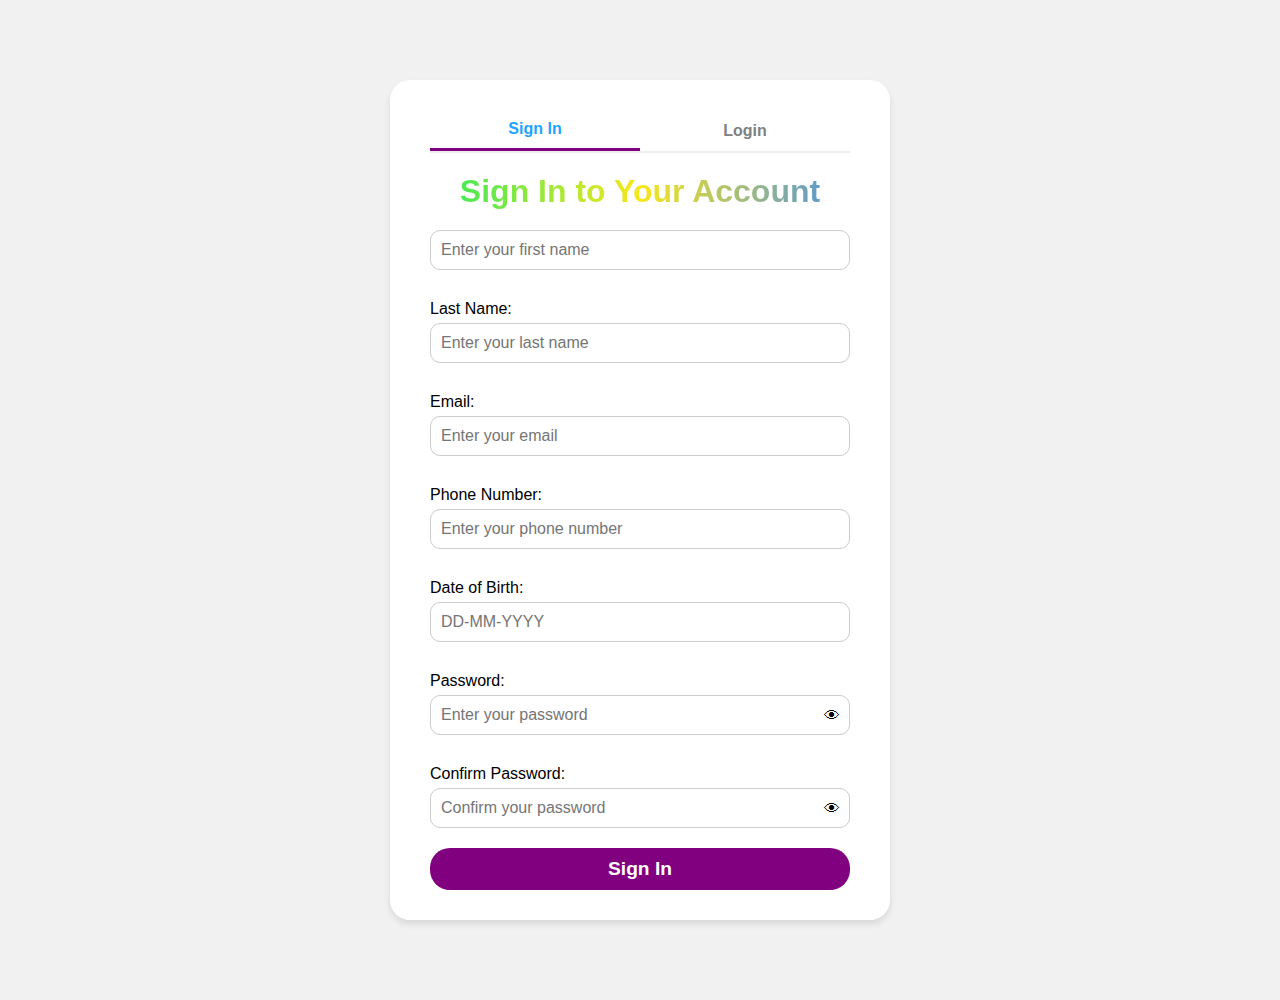
<file: Mini-project/Assets/Sign In & Login.html>
<!DOCTYPE html>
<!-- saved from url=(0065)file:///C:/Users/Admin/Desktop/Mini-project/loginPage/signin.html -->
<html lang="en"><head><meta http-equiv="Content-Type" content="text/html; charset=UTF-8">
    
    <meta name="viewport" content="width=device-width, initial-scale=1.0">
    <title>Sign In &amp; Login</title>
    <link rel="stylesheet" href="./Sign In &amp; Login_files/signin.css">
    
</head>
<body>
    <div class="form-container">
        <div class="tabs">
            <button id="signInTab" class="active" onclick="showSignIn()">Sign In</button>
            <button id="loginTab" onclick="showLogin()">Login</button>
        </div>

        <!-- Sign In Form -->
        <div id="signInForm" class="form active">
            <h1>Sign In to Your Account</h1>
            <form id="signinForm" onsubmit="return validateSignInForm()">
                <label for="first-name"></label>
                <input type="text" id="first-name" name="first-name" placeholder="Enter your first name" required="">
                <span id="firstNameError" class="error"></span>

                <label for="last-name">Last Name:</label>
                <input type="text" id="last-name" name="last-name" placeholder="Enter your last name" required="">
                <span id="lastNameError" class="error"></span>

                <label for="email">Email:</label>
                <input type="email" id="email" name="email" placeholder="Enter your email" required="">
                <span id="emailError" class="error"></span>

                <label for="phone">Phone Number:</label>
                <input type="tel" id="phone" name="phone" placeholder="Enter your phone number" maxlength="10" minlength="10" pattern="^\d{10}$" required="">
                <span id="phoneError" class="error"></span>

                <label for="dob">Date of Birth:</label>
                <input type="text" id="dob" name="dob" required="" pattern="\d{2}-\d{2}-\d{4}" placeholder="DD-MM-YYYY">
                <span id="dobError" class="error"></span>

                <label for="password">Password:</label>
                <div class="password-container">
                  <input type="password" id="password" name="password" placeholder="Enter your password" required="">
                  <span id="togglePassword" class="eye-icon">👁</span> <!-- Eye icon -->
                </div>
                <span id="passwordError" class="error"></span>
                
                <label for="confirm-password">Confirm Password:</label>
                <div class="password-container">
                  <input type="password" id="confirm-password" name="confirm-password" placeholder="Confirm your password" required="">
                  <span id="toggleConfirmPassword" class="eye-icon">👁</span> <!-- Eye icon -->
                </div>
                <span id="confirmPasswordError" class="error"></span>
                
                
                <button type="submit">Sign In</button>
            </form>
        </div>

        <!-- Login Form -->
        <div id="loginForm" class="form">
            <h1>Login to Your Account</h1>
            <form id="loginFormSubmit" onsubmit="return validateLoginForm()">
                <label for="login-email">Email:</label>
                <input type="email" id="login-email" name="login-email" placeholder="Enter your email" required="">
                <span id="loginEmailError" class="error"></span>

                <label for="login-password">Password:</label>
<div class="password-container">
  <input type="password" id="login-password" name="login-password" placeholder="Enter your password" required="">
  <span id="toggleLoginPassword" class="eye-icon">👁</span> <!-- Eye icon -->
</div>
<span id="loginPasswordError" class="error"></span>

                <button type="submit">Login</button>
            </form>
        </div>
    </div>

    <script src="./Sign In &amp; Login_files/signin.js.download"></script>


</body></html>
</file>
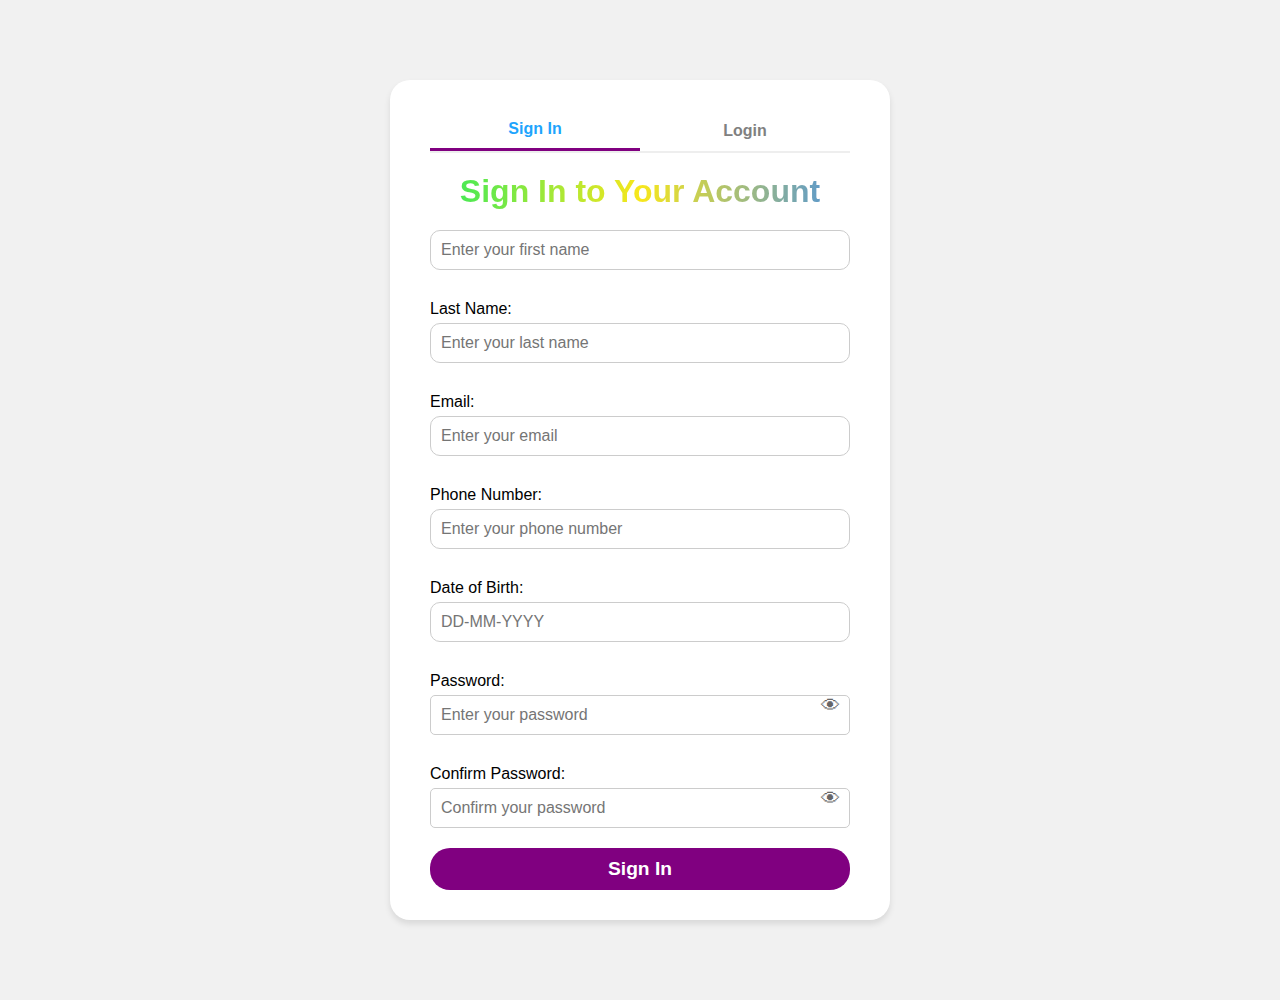
<file: Mini-project/loginPage/signin.html>
<!DOCTYPE html>
<html lang="en">
<head>
    <meta charset="UTF-8">
    <meta name="viewport" content="width=device-width, initial-scale=1.0">
    <title>Sign In & Login</title>
    <link rel="stylesheet" href="./signin.css">
    
</head>
<body>
    <div class="form-container">
        <div class="tabs">
            <button id="signInTab" class="active" onclick="showSignIn()">Sign In</button>
            <button id="loginTab" onclick="showLogin()">Login</button>
        </div>

        <!-- Sign In Form -->
        <div id="signInForm" class="form active">
            <h1>Sign In to Your Account</h1>
            <form id="signinForm" onsubmit="return validateSignInForm()">
                <label for="first-name"></label>
                <input type="text" id="first-name" name="first-name" placeholder="Enter your first name" required  autocomplete="off">
                <span id="firstNameError" class="error"></span>

                <label for="last-name">Last Name:</label>
                <input type="text" id="last-name" name="last-name" placeholder="Enter your last name" required  autocomplete="off">
                <span id="lastNameError" class="error"></span>

                <label for="email">Email:</label>
                <input type="email" id="email" name="email" placeholder="Enter your email" required  autocomplete="off">
                <span id="emailError" class="error"></span>

                <label for="phone">Phone Number:</label>
                <input type="tel" id="phone" name="phone" placeholder="Enter your phone number" maxlength="10"
                minlength="10" pattern="^\d{10}$" required  autocomplete="off">
                <span id="phoneError" class="error"></span>

                <label for="dob">Date of Birth:</label>
                <input type="text" id="dob" name="dob" required pattern="\d{2}-\d{2}-\d{4}" placeholder="DD-MM-YYYY"  autocomplete="off">
                <span id="dobError" class="error"></span>

                <label for="password">Password:</label>
                <div class="password-container">
                  <input type="password" id="password" name="password" placeholder="Enter your password" required>
                  <span id="togglePassword" class="eye-icon">&#128065;</span> <!-- Eye icon -->
                </div>
                <span id="passwordError" class="error"></span>
                
                <label for="confirm-password">Confirm Password:</label>
                <div class="password-container">
                  <input type="password" id="confirm-password" name="confirm-password" placeholder="Confirm your password" required>
                  <span id="toggleConfirmPassword" class="eye-icon">&#128065;</span> <!-- Eye icon -->
                </div>
                <span id="confirmPasswordError" class="error"></span>
                
                
                <button type="submit">Sign In</button>
            </form>
        </div>

        <!-- Login Form -->
        <div id="loginForm" class="form" autocomplete="off">
            <h1>Login to Your Account</h1>
            <form id="loginFormSubmit" onsubmit="return validateLoginForm()">
                <label for="login-email">Email:</label>
                <input type="email" id="login-email" name="login-email" placeholder="Enter your email" required  autocomplete="off">
                <span id="loginEmailError" class="error"></span>

                <label for="login-password">Password:</label>
<div class="password-container">
  <input type="password" id="login-password" name="login-password" placeholder="Enter your password" required  autocomplete="off">
  <span id="toggleLoginPassword" class="eye-icon">&#128065;</span> <!-- Eye icon -->
</div>
<span id="loginPasswordError" class="error"></span>

                <button type="submit">Login</button>
            </form>
        </div>
    </div>

    <script src="./signin.js"></script>
</body>
</html>
</file>
<file: Mini-project/loginPage/signin.css>
/* General Reset */
* {
    box-sizing: border-box;
    margin: 0;
    padding: 0;
}

body {
    font-family: 'Poppins', sans-serif;
    background-color: rgb(241, 241, 241);
    display: flex;
    justify-content: center;
    align-items: center;
    height: 100vh;
    margin: 50px 0px;
}

/* Form Container */
.form-container {
    background: white;
    border-radius: 20px;
    box-shadow: 0 4px 6px rgba(0, 0, 0, 0.1);
    padding: 30px 40px;
    width: 500px;
    text-align: center;
}

/* Tabs */
.tabs {
    display: flex;
    justify-content: space-between;
    margin-bottom: 20px;
    border-bottom: 2px solid #eee;
}

.tabs button {
    flex: 1;
    padding: 10px;
    font-size: 1rem;
    font-weight: bold;
    border: none;
    background: none;
    cursor: pointer;
    transition: color 0.3s, border-bottom 0.3s;
    color: gray;
}

.tabs button.active {
    color: rgb(30, 164, 253);
    border-bottom: 3px solid purple;
}

/* Form Titles */
.form h1 {
    font-size: 2rem;
    font-weight: bold;
    margin-bottom: 20px;
    background: linear-gradient(90deg, #2ee95d, #f8e71c, #4a90e2);
    background-clip: text;
    -webkit-background-clip: text;
    -webkit-text-fill-color: transparent;
    text-fill-color: transparent;
}

/* Input Fields */
.form label {
    display: block;
    font-size: 1rem;
    font-weight: 500;
    text-align: left;
    margin: 10px 0 5px;
    color: black;
}

.form input {
    width: 100%;
    padding: 10px;
    border: 1px solid #ccc;
    border-radius: 10px;
    margin-bottom: 20px;
    font-size: 1rem;
    outline: none;
    transition: border 0.3s;
}

.form input:focus {
    border: 1px solid rgb(30, 164, 253);
}

/* Button */
.form button {
    width: 100%;
    padding: 10px 0;
    border: none;
    border-radius: 20px;
    background-color: purple;
    color: white;
    font-size: 1.2rem;
    font-weight: bold;
    cursor: pointer;
    transition: transform 0.2s, box-shadow 0.2s;
}

.form button:hover {
    transform: translateY(-3px);
    box-shadow: 0 4px 6px rgba(0, 0, 0, 0.2);
}

/* Links */
.form a {
    display: block;
    margin-top: 10px;
    font-size: 0.9rem;
    text-decoration: none;
    color: rgb(30, 164, 253);
    font-weight: 500;
}

.form a:hover {
    text-decoration: underline;
}

/* Error Messages */
.error {
    color: red;
    font-size: 0.9rem;
    margin-top: -10px;
    margin-bottom: 10px;
    text-align: left;
}

/* Hide Non-Active Form */
.form {
    display: none;
}

.form.active {
    display: block;
}

.password-container {
    display: flex;
    align-items: center;
    position: relative;
  }
  
  .password-container input {
    width: 100%;
    padding: 10px;
    border: 1px solid #ccc;
    border-radius: 5px;
  }
  
  .eye-icon {
    position: absolute;
    right: 10px;
    top: 0px;
    cursor: pointer;
    font-size: 1.2rem;
    color: #666;
  }
  
  .eye-icon:hover {
    color: #000;
  }
  
  .error {
    color: red;
    font-size: 0.9rem;
  }
</file>
